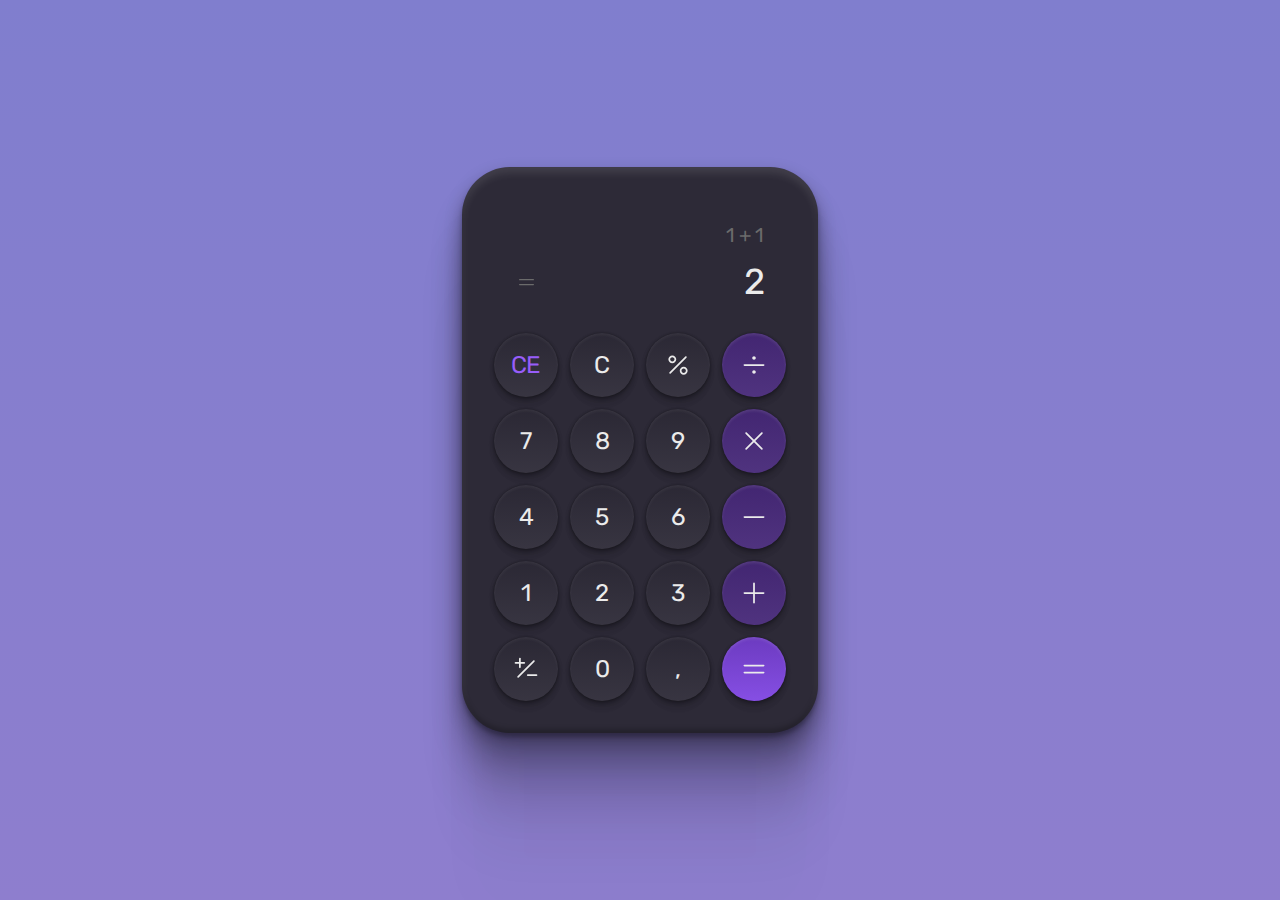
<file: 05/index.html>
<!DOCTYPE html>
<html lang="pt-br">
  <head>
    <link rel="preconnect" href="https://fonts.googleapis.com" />
    <link rel="preconnect" href="https://fonts.gstatic.com" crossorigin />
    <link
      href="https://fonts.googleapis.com/css2?family=Rubik&display=swap"
      rel="stylesheet"
    />

    <meta charset="UTF-8" />
    <meta http-equiv="X-UA-Compatible" content="IE=edge" />
    <meta name="viewport" content="width=device-width, initial-scale=1.0" />
    <title>Calculadora</title>
    <link rel="stylesheet" href="style.css" />
  </head>
  <body>
    <div id="calculator">
      <div id="display">
        <div id="last-calc">1 + 1</div>
        <div id="result">
          <img src="./assets/equals.svg" alt="sinal de igual" />
          <span>2</span>
        </div>
      </div>
      <div id="keyboard">
        <button class="secondary">CE</button>
        <button>C</button>
        <button>
          <img src="./assets/percent.svg" alt="Percent" />
        </button>
        <button class="tertiary">
          <img src="./assets/divide.svg" alt="Divide" />
        </button>
        <button>7</button>
        <button>8</button>
        <button>9</button>
        <button class="tertiary">
          <img src="./assets/x.svg" alt="Multiplication" />
        </button>
        <button>4</button>
        <button>5</button>
        <button>6</button>
        <button class="tertiary">
          <img src="./assets/minus.svg" alt="Minus" />
        </button>
        <button>1</button>
        <button>2</button>
        <button>3</button>
        <button class="tertiary">
          <img src="./assets/plus.svg" alt="Plus" />
        </button>
        <button>
          <img src="./assets/plusminus.svg" alt="PlusMinus" />
        </button>
        <button>0</button>
        <button>,</button>
        <button class="quartiary">
          <img src="./assets/result.svg" alt="Equals" />
        </button>
      </div>
    </div>
  </body>
</html>
</file>
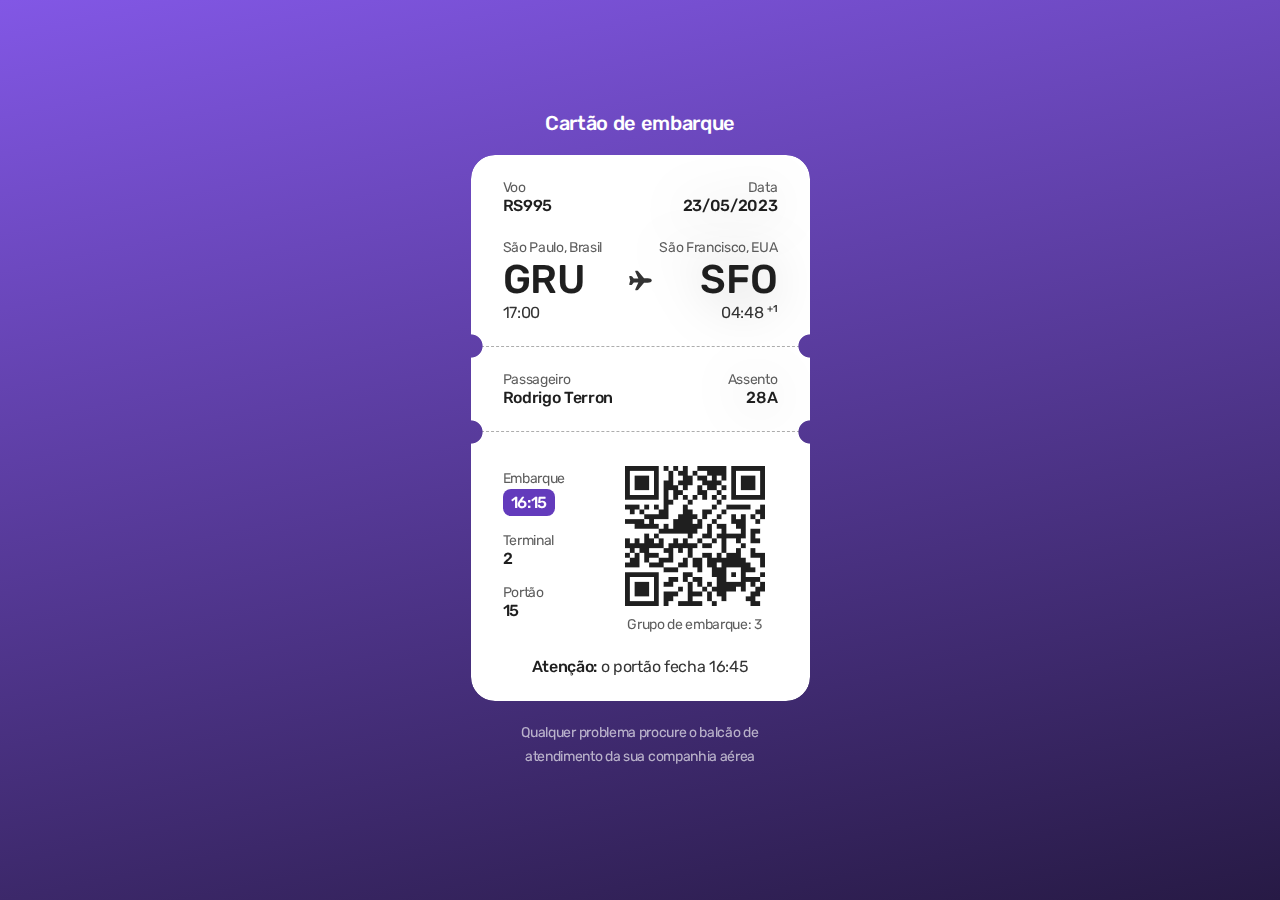
<file: 06/index.html>
<!DOCTYPE html>
<html lang="en">
  <head>
    <link rel="preconnect" href="https://fonts.googleapis.com" />
    <link rel="preconnect" href="https://fonts.gstatic.com" crossorigin />
    <link
      href="https://fonts.googleapis.com/css2?family=Rubik:wght@400;500&display=swap"
      rel="stylesheet"
    />

    <meta charset="UTF-8" />
    <meta http-equiv="X-UA-Compatible" content="IE=edge" />
    <meta name="viewport" content="width=device-width, initial-scale=1.0" />
    <title>Document</title>
    <link rel="stylesheet" href="./style.css" />
  </head>
  <body>
    <div id="boarding-pass">
      <h1>Cartão de embarque</h1>
      <main id="ticket">
        <section class="top grid">
          <div class="flight grid column">
            <div class="number">
              <p>Voo</p>
              <strong>RS995</strong>
            </div>
            <div class="date text-right">
              <p>Data</p>
              <strong>23/05/2023</strong>
            </div>
          </div>
          <div class="grid column">
            <div class="departure grid">
              <p>São Paulo, Brasil</p>
              <strong>GRU</strong>
              <time>17:00</time>
            </div>
            <div class="airplane grid">
              <img src="./assets/ion_airplane.svg" alt="ícone de um avião" />
            </div>
            <div class="arrival text-right grid">
              <p>São Francisco, EUA</p>
              <strong>SFO</strong>
              <time>04:48 <sup>+1</sup></time>
            </div>
          </div>
        </section>
        <section class="middle grid column">
          <div class="name">
            <p>Passageiro</p>
            <strong>Rodrigo Terron</strong>
          </div>
          <div class="seat text-right">
            <p>Assento</p>
            <strong>28A</strong>
          </div>
        </section>
        <section class="bottom">
          <div class="container grid column">
            <dl class="grid">
              <dt>
                <p>Embarque</p>
                <time>16:15</time>
              </dt>
              <dt>
                <p>Terminal</p>
                <strong>2</strong>
              </dt>
              <dt>
                <p>Portão</p>
                <strong>15</strong>
              </dt>
            </dl>

            <div class="qrcode grid">
              <img src="./assets/qr-code.png" alt="imagem de um qrcode" />
              <p>Grupo de embarque: 3</p>
            </div>
          </div>
          <p><strong>Atenção:</strong> o portão fecha 16:45</p>
        </section>
      </main>
      <footer>
        Qualquer problema procure o balcão de atendimento da sua companhia aérea
      </footer>
    </div>
  </body>
</html>
</file>
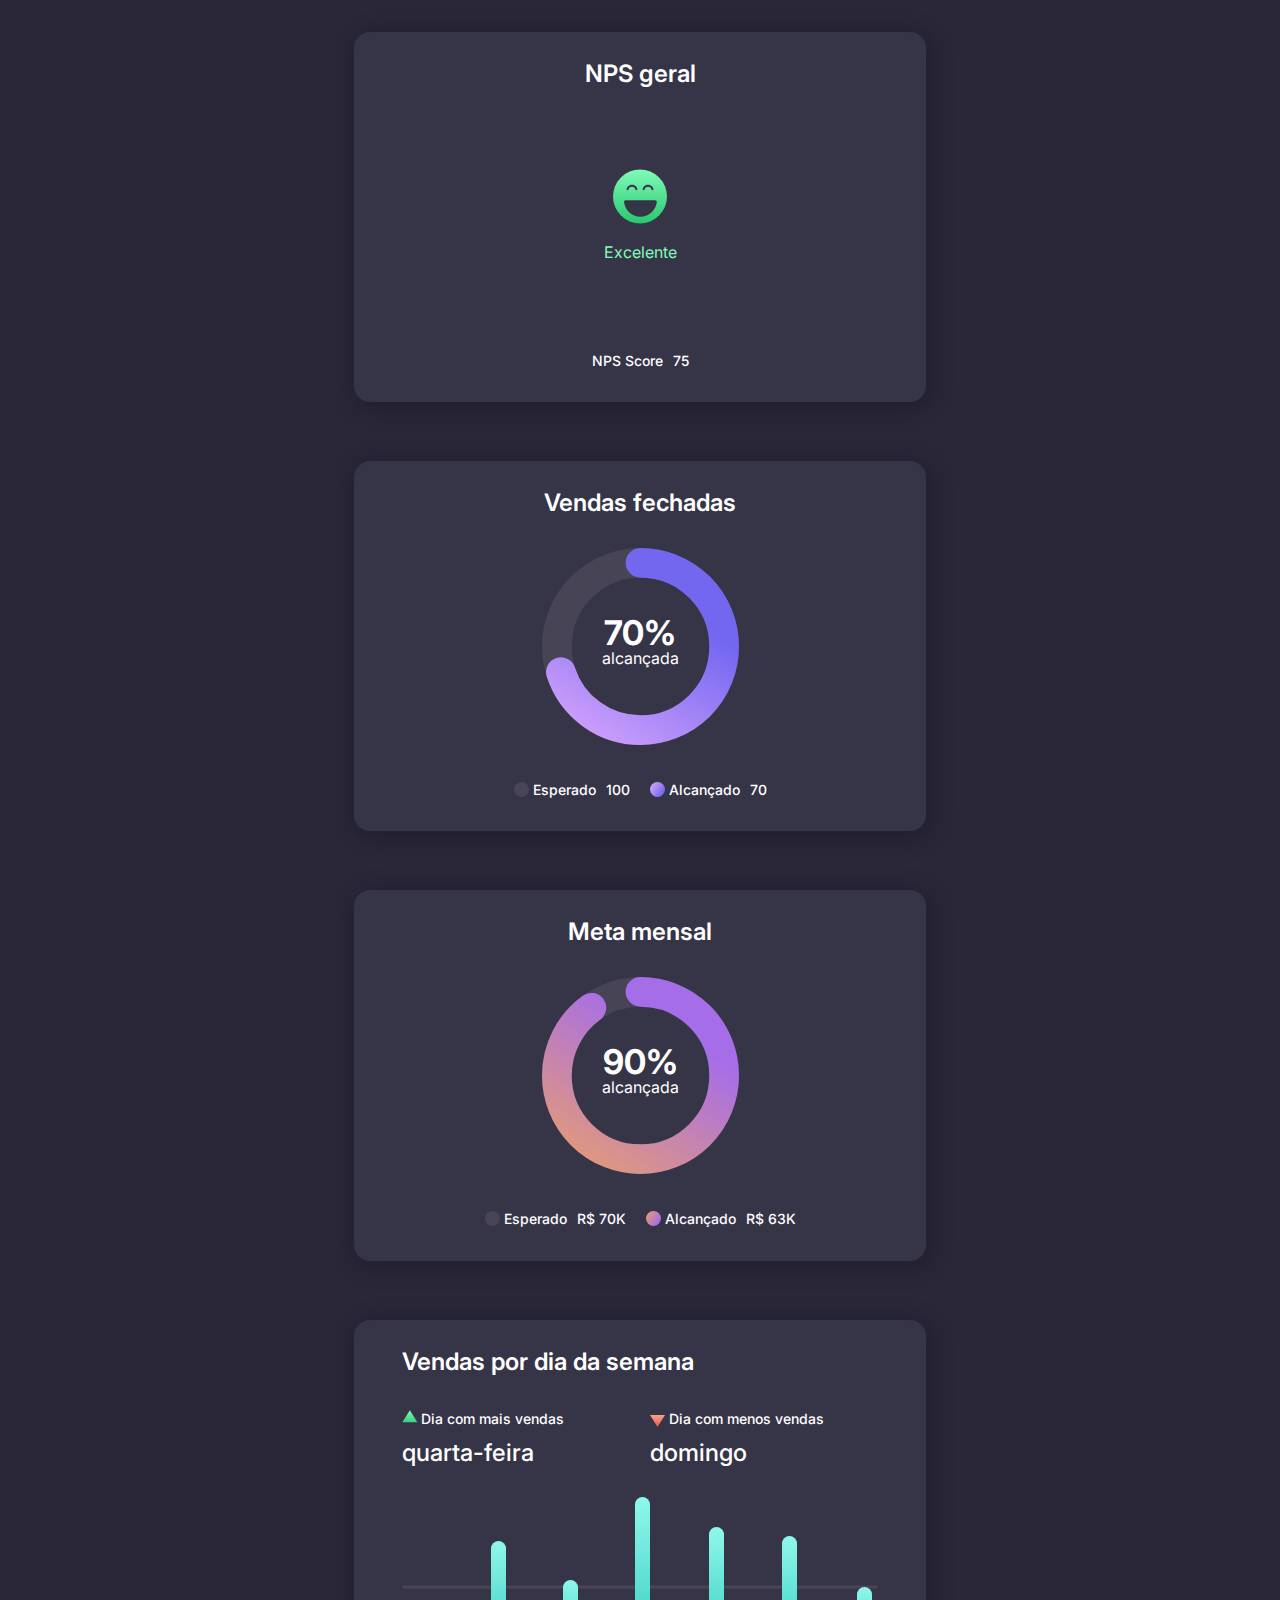
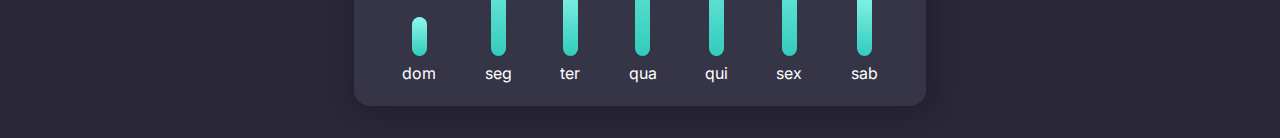
<file: 08/index.html>
<!DOCTYPE html>
<html lang="en">
  <head>
    <link rel="preconnect" href="https://fonts.googleapis.com" />
    <link rel="preconnect" href="https://fonts.gstatic.com" crossorigin />
    <link
      href="https://fonts.googleapis.com/css2?family=Inter:wght@400;500;700&display=swap"
      rel="stylesheet"
    />

    <meta charset="UTF-8" />
    <meta http-equiv="X-UA-Compatible" content="IE=edge" />
    <meta name="viewport" content="width=device-width, initial-scale=1.0" />
    <title>Document</title>
    <link rel="stylesheet" href="./style.css" />
  </head>
  <body>
    <main id="app" class="grid">
      <div class="box nps grid">
        <div class="top text-center">NPS geral</div>
        <div class="middle grid">
          <img src="./assets/smile.svg" alt="bolinha verde sorrindo" />
          Excelente
        </div>
        <div class="bottom">
          <span>NPS Score</span>
          <span>75</span>
        </div>
      </div>
      <div class="box sell grid">
        <div class="top text-center">Vendas fechadas</div>
        <div class="middle">
          <svg viewBox="0 0 232 232" style="--percentage: 70">
            <circle cx="50%" cy="50%" r="98.5" opacity="0.1" stroke="#D9D9D9" />
            <circle
              cx="50%"
              cy="50%"
              r="98.5"
              stroke="url(#paint0_linear_201_85)"
            />
            <defs>
              <linearGradient
                id="paint0_linear_201_85"
                x1="-9"
                y1="82"
                x2="145"
                y2="178"
                gradientUnits="userSpaceOnUse"
              >
                <stop stop-color="#CE9FFC" />
                <stop offset="1" stop-color="#7367F0" />
              </linearGradient>
            </defs>
          </svg>

          <div class="content">
            <h3>70%</h3>
            <p>alcançada</p>
          </div>
        </div>
        <div class="bottom">
          <div class="item">
            <span>Esperado</span>
            <span>100</span>
          </div>
          <div class="item">
            <span
              style="
                --bg-color: linear-gradient(
                  121.94deg,
                  #ce9ffc 15.98%,
                  #7367f0 82.85%
                );
              "
            >
              Alcançado</span
            >
            <span>70</span>
          </div>
        </div>
      </div>
      <div class="box target grid">
        <div class="top text-center">Meta mensal</div>
        <div class="middle">
          <svg viewBox="0 0 232 232" style="--percentage: 90">
            <circle cx="50%" cy="50%" r="98.5" opacity="0.1" stroke="#D9D9D9" />
            <circle
              cx="50%"
              cy="50%"
              r="98.5"
              stroke="url(#paint0_linear_201_104)"
            />
            <defs>
              <linearGradient
                id="paint0_linear_201_104"
                x1="0.5"
                y1="82"
                x2="154.842"
                y2="178.702"
                gradientUnits="userSpaceOnUse"
              >
                <stop stop-color="#DF9780" />
                <stop offset="1" stop-color="#A66DE9" />
              </linearGradient>
            </defs>
          </svg>

          <div class="content">
            <h3>90%</h3>
            <p>alcançada</p>
          </div>
        </div>
        <div class="bottom">
          <div class="item">
            <span>Esperado</span>
            <span>R$ 70K</span>
          </div>
          <div class="item">
            <span
              style="
                --bg-color: linear-gradient(
                  121.94deg,
                  #df9780 15.98%,
                  #a66de9 82.85%
                );
              "
              >Alcançado</span
            >
            <span>R$ 63K</span>
          </div>
        </div>
      </div>
      <div class="box weekly-sell grid">
        <div class="top">Vendas por dia da semana</div>

        <div class="wrapper">
          <div class="left grid">
            <div class="most-sell grid">
              <span>Dia com mais vendas</span>
              quarta-feira
            </div>
            <div class="less-sell grid">
              <span>Dia com menos vendas</span>
              domingo
            </div>
          </div>
          <div class="right">
            <div class="bars">
              <div class="bar-wrapper">
                <div class="bar" style="--height: 3.9rem"></div>
                <span>dom</span>
              </div>
              <div class="bar-wrapper">
                <div class="bar" style="--height: 11.5rem"></div>
                <span>seg</span>
              </div>
              <div class="bar-wrapper">
                <div class="bar" style="--height: 7.6rem"></div>
                <span>ter</span>
              </div>
              <div class="bar-wrapper">
                <div class="bar" style="--height: 15.9rem"></div>
                <span>qua</span>
              </div>
              <div class="bar-wrapper">
                <div class="bar" style="--height: 12.9rem"></div>
                <span>qui</span>
              </div>
              <div class="bar-wrapper">
                <div class="bar" style="--height: 12rem"></div>
                <span>sex</span>
              </div>
              <div class="bar-wrapper">
                <div class="bar" style="--height: 6.9rem"></div>
                <span>sab</span>
              </div>
            </div>
          </div>
        </div>
      </div>
    </main>
  </body>
</html>
</file>
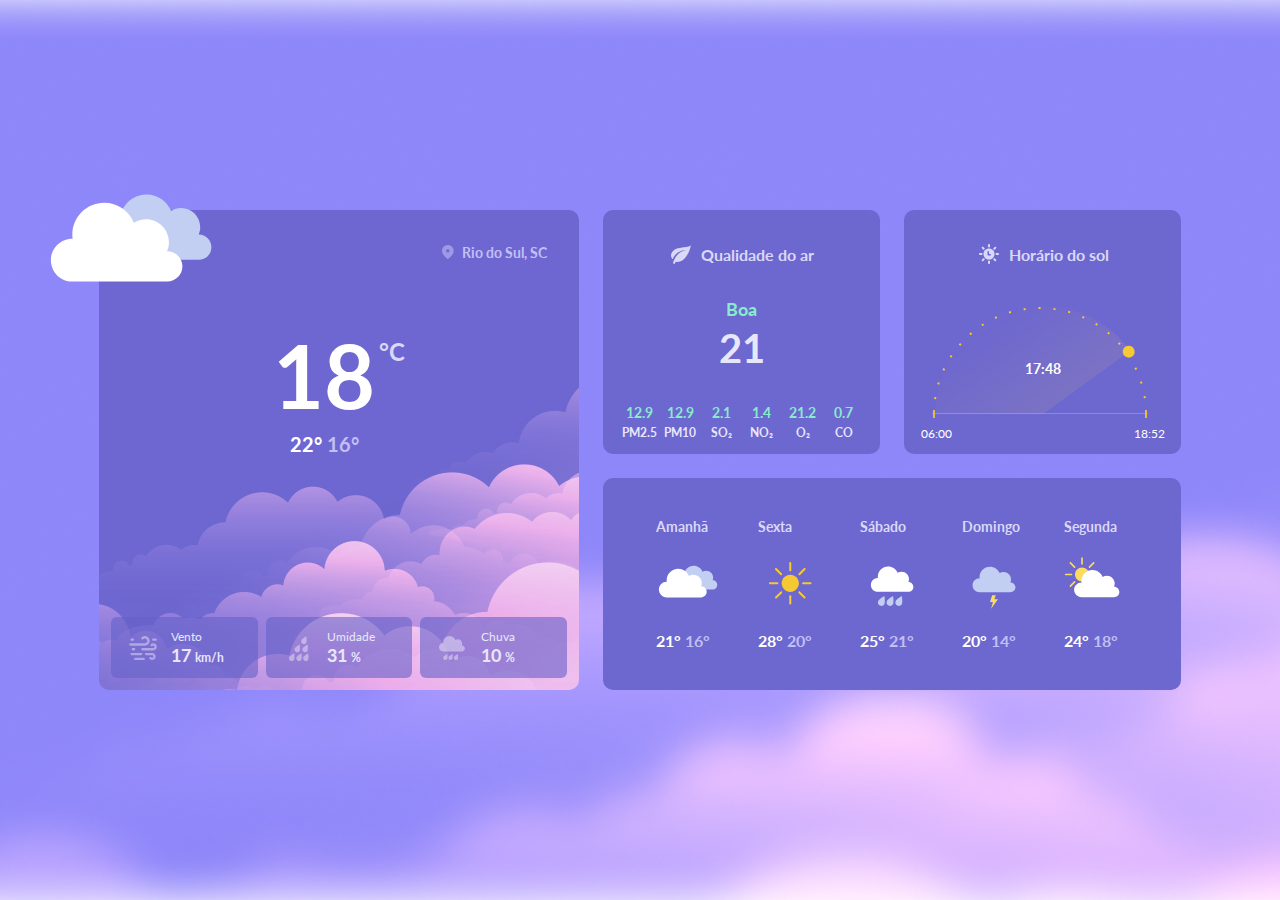
<file: 10/index.html>
<!DOCTYPE html>
<html lang="pt-br">
  <head>
 <link rel="preconnect" href="https://fonts.googleapis.com">
<link rel="preconnect" href="https://fonts.gstatic.com" crossorigin>
<link href="https://fonts.googleapis.com/css2?family=Lato:wght@400;700&display=swap" rel="stylesheet">

    <meta charset="UTF-8" />
    <meta http-equiv="X-UA-Compatible" content="IE=edge" />
    <meta name="viewport" content="width=device-width, initial-scale=1.0" />
    <title>Página de clima</title>
    <link rel="stylesheet" href="./style.css">
  </head>
  <body>
    <main>
      <section class="temperature-now">
        <div class="location">
          <img src="./assets/pin.svg" alt="icone de localizacao">
          <strong>Rio do Sul, SC</strong>
        </div>
        <div class="temp">
          <div class="number">
            18
            <div class="maxmin">
              22°
              <span>16° </span>
            </div>
          </div>
          <div class="celsius">°C</div>
        </div>
        <div class="statistics">
          <div class="stats">
            <img src="./assets/temp-wind.svg" alt="icono de vento">
            <div class="info">
              <p>Vento</p>
              <h5>17 <span>km/h</span></h5>
            </div>
          </div>
          <div class="stats">
            <img src="./assets/temp-humidity.svg" alt="icono de umidade">
            <div class="info">
              <p>Umidade</p>
              <h5>31 <span>%</span></h5>
            </div>
          </div>
          <div class="stats">
            <img src="./assets/temp-rain.svg" alt="icono de chuva">
            <div class="info">
              <p>Chuva</p>
              <h5>10 <span>%</span></h5>
            </div>
          </div>
        </div>
      </section>

      <section class="air-quality">
        <h2 class="title">
          <img src="./assets/leaf.svg" alt="icone de folha de árvore">
          Qualidade do ar
        </h2>

        <p class="good">Boa</p>
        <p class="number">21</p>

        <div class="info">
          <div class="number">
            <p>12.9</p>
            <small>PM2.5</small>
          </div>
          <div class="number">
            <p>12.9</p>
            <small>PM10</small>
          </div>
          <div class="number">
            <p>2.1</p>
            <small>SO₂</small>
          </div>
          <div class="number">
            <p>1.4</p>
            <small>NO₂</small>
          </div>
          <div class="number">
            <p>21.2</p>
            <small>O₂</small>
          </div>
          <div class="number">
            <p>0.7</p>
            <small>CO</small>
          </div>
        </div>
      </section>

      <section class="sun-time">
        <h2 class="title">
          <img src="./assets/sun-time.svg" alt="icono do sol">
          Horário do sol
        </h2>
        <div class="sun-chart-wrapper">
          <div class="sun-chart">
            <div class="chart">
              <img src="./assets/sun-chart.svg" alt="imagem de um gráfico semi circulo com traços">
            </div>
            <time class="now">17:48</time>
          </div>
        </div>
        <div class="time">
          <time class="sunrise">06:00</time>
          <time class="sunset">18:52</time>
        </div>
      </section>

      <section class="week-weather">
        <div class="day">
          <h4 class="title">Amanhã</h4>
          <img src="./assets/weather-clouds.svg" alt="imagem de duas nuvens">
          <p class="maxmin">21° <span>16°</span></p>
        </div>

         <div class="day">
          <h4 class="title">Sexta</h4>
          <img src="./assets/weather-sun.svg" alt="imagem do sol">
          <p class="maxmin">28° <span>20°</span></p>
        </div>

        <div class="day">
          <h4 class="title">Sábado</h4>
          <img src="./assets/weather-rain.svg" alt="imagem de nuvem com chuva">
          <p class="maxmin">25° <span>21°</span></p>
        </div>

        <div class="day">
          <h4 class="title">Domingo</h4>
          <img src="./assets/weather-thunder.svg" alt="imagem de nuvem com raio">
          <p class="maxmin">20° <span>14°</span></p>
        </div>

        <div class="day">
          <h4 class="title">Segunda</h4>
          <img src="./assets/weather-cloudy.svg" alt="imagem de nuvem com sol">
          <p class="maxmin">24° <span>18°</span></p>
        </div>
      </section>
    </main>
  </body>
</html>
</file>
<file: 05/style.css>
* {
  margin: 0;
  padding: 0;
  box-sizing: border-box;
  -webkit-font-smoothing: antialiased;
  -moz-osx-font-smoothing: grayscale;
}

body {
  height: 100vh;
  width: 100vw;
  background: linear-gradient(180deg, #807ece 0%, #8e7ece 100%);

  display: grid;
  place-content: center;
}

body * {
  font-family: "Rubik";
  letter-spacing: -0.02em;
}

#calculator {
  background: #2d2a37;

  box-shadow: 0px 4px 4px rgba(0, 0, 0, 0.25),
    0px 188px 52px rgba(0, 0, 0, 0.01), 0px 120px 48px rgba(0, 0, 0, 0.04),
    0px 68px 41px rgba(0, 0, 0, 0.15), 0px 30px 30px rgba(0, 0, 0, 0.26),
    0px 8px 17px rgba(0, 0, 0, 0.29), inset 0px 6px 8px rgba(255, 255, 255, 0.1),
    inset 0px -4px 5px rgba(0, 0, 0, 0.22);

  border-radius: 48px;
}

#display {
  margin-top: 54px;
  padding-inline: 54px;
}

#last-calc {
  text-align: right;
  font-size: 20px;
  line-height: 140%;
  color: #6b6b6b;
}

#result {
  margin-top: 8px;
  display: flex;
  justify-content: space-between;
}

#result span {
  font-size: 36px;
  line-height: 140%;
  color: #ebebeb;
}

#keyboard {
  padding: 26px 32px 32px;

  display: grid;
  grid-template-columns: repeat(4, 1fr);
  gap: 12px;
}

button {
  border: 0;
  width: 64px;
  height: 64px;

  background: linear-gradient(
      180deg,
      rgba(0, 0, 0, 0.05) 0%,
      rgba(255, 255, 255, 0.05) 100%
    ),
    #2d2a37;

  box-shadow: 0px 11px 7px rgba(0, 0, 0, 0.01), 0px 7px 7px rgba(0, 0, 0, 0.04),
    0px 4px 6px rgba(0, 0, 0, 0.1), 0px 2px 4px rgba(0, 0, 0, 0.26),
    0px 0px 2px rgba(0, 0, 0, 0.29), inset 0px 2px 3px rgba(255, 255, 255, 0.06);

  border-radius: 999px;

  font-size: 24px;
  line-height: 28px;
  color: #ebebeb;

  display: flex;
  align-items: center;
  justify-content: center;
}

.secondary {
  color: #975dfa;
}

.tertiary {
  background: linear-gradient(
      180deg,
      rgba(0, 0, 0, 0.05) 0.01%,
      rgba(255, 255, 255, 0.05) 100%
    ),
    #462878;
  box-shadow: 0px 11px 7px rgba(0, 0, 0, 0.01), 0px 7px 7px rgba(0, 0, 0, 0.04),
    0px 4px 6px rgba(0, 0, 0, 0.1), 0px 2px 4px rgba(0, 0, 0, 0.26),
    0px 0px 2px rgba(0, 0, 0, 0.29), inset 0px 2px 3px rgba(255, 255, 255, 0.1);
}

.quartiary {
  background: linear-gradient(180deg, rgba(0, 0, 0, 0.15) 0%, rgba(255, 255, 255, 0.05) 100%), #7F45E2;
box-shadow: 0px 11px 7px rgba(0, 0, 0, 0.01), 0px 7px 7px rgba(0, 0, 0, 0.04), 0px 4px 6px rgba(0, 0, 0, 0.1), 0px 2px 4px rgba(0, 0, 0, 0.26), 0px 0px 2px rgba(0, 0, 0, 0.29), inset 0px 2px 3px rgba(255, 255, 255, 0.1);
}
</file>
<file: 06/style.css>
* {
  margin: 0;
  padding: 0;
  box-sizing: border-box;
  -webkit-font-smoothing: antialiased;
  -moz-osx-font-smoothing: grayscale;
}

:root {
  font-size: 62.5%;
}

body {
  font-size: 1.6rem;
  font-family: "Rubik", sans-serif;
  letter-spacing: -0.02em;

  background: linear-gradient(167.96deg, #8257e5 0%, #271a45 100%) no-repeat
    fixed;

  height: 100vh;
  display: grid;
  place-content: center;
}

.grid {
  display: grid;
}

.column {
  grid-auto-flow: column;
}

.text-right {
  filter: drop-shadow(0px 4px 24px rgba(0, 0, 0, 0.25));
  text-align: right;
}

h1,
strong {
  font-weight: 500;
}

h1 {
  font-size: 2rem;
  line-height: 2.4rem;
  color: white;
  text-align: center;
}

p {
  color: rgba(0, 0, 0, 0.64);
  font-size: 1.4rem;
  line-height: 1.7rem;
}

strong {
  font-size: 1.6rem;
  line-height: 1.9rem;
  color: rgba(0, 0, 0, 0.88);
}

section {
  padding: 2.4rem 3.2rem;

  background-color: white;
  -webkit-mask: var(--mask);
  mask: var(--mask);

  box-shadow: 0px 4px 24px rgba(0, 0, 0, 0.25);
}

#boarding-pass {
  margin: auto;
}

#ticket {
  margin-top: 2rem;
}

.top {
  border-radius: 2.4rem 2.4rem 0 0;
  gap: 2.4rem;

  --mask: radial-gradient(1.2rem at 1.2rem bottom, #0000 93%, black) -1.2rem;
  -webkit-mask-repeat: repeat-x;
  mask-repeat: repeat-x;
}

.departure,
.arrival {
  width: 12.5rem;
}

.departure strong,
.arrival strong {
  font-size: 4rem;
  line-height: 4.7rem;
}

.airplane {
  align-self: center;
}

.top time {
  color: rgba(0, 0, 0, 0.8);
}

.top time sup {
  font-weight: 500;
  font-size: 1rem;
  line-height: 1.2rem;
}

.middle {
  border: 1px dashed rgba(0, 0, 0, 0.32);
  border-left: 0;
  border-right: 0;

  --mask: radial-gradient(1.2rem at 1.2rem 1.2rem, #0000 93%, black) -1.2rem -1.2rem;
}

.bottom {
  border-radius: 0 0 2.4rem 2.4rem;

  --mask: radial-gradient(1.2rem at 1.2rem top, #0000 93%, black) -1.2rem;
  -webkit-mask-repeat: repeat-x;
  mask-repeat: repeat-x;
}

.bottom .container {
  align-items: center;
  gap: 0.8rem;
}

dl.grid {
  gap: 1.6rem;
  min-width: 9.5rem;
}

dt time {
  color: white;
  font-weight: 500;
  font-size: 1.6rem;
  line-height: 1.9rem;
  background: #633bbc;
  border-radius: 0.8rem;
  padding: 0.4rem 0.8rem;
  display: inline-block;
  margin-top: 0.2rem;
}

.bottom > p {
  text-align: center;
  margin-top: 2.4rem;
  font-size: 1.6rem;
  line-height: 2rem;
  color: rgba(0, 0, 0, 0.8);
}

.qrcode.grid {
  justify-items: center;
}

footer {
  font-size: 1.4rem;
  line-height: 2.4rem;
  color: white;
  opacity: 0.64;
  width: 27rem;
  text-align: center;
  margin: 2rem auto;
}
</file>
<file: 08/style.css>
* {
  margin: 0;
  padding: 0;
  box-sizing: border-box;
  -webkit-font-smoothing: antialiased;
  -moz-osx-font-smoothing: grayscale;
}

:root {
  font-size: 62.5%;
}

body {
  font-size: 1.6rem;
  font-family: "Inter";
  background: #292738;
}

.grid {
  display: grid;
}

.text-center {
  text-align: center;
}

.box {
  padding: 2.9rem 4.8rem;

  background: #363447;
  box-shadow: 0.3rem 0.4rem 2.6rem rgba(0, 0, 0, 0.25);
  border-radius: 1.6rem;
  color: white;
  line-height: 160%;

  gap: 3.2rem;
}

#app {
  column-gap: 3.2rem;
  row-gap: 5.9rem;

  width: fit-content;
  min-height: 100vh;
  height: fit-content;

  margin: auto;

  place-content: center;
  padding: 3.2rem;
}

.top {
  font-weight: 600;
  font-size: 2.4rem;
}

.middle {
  display: grid;
  place-content: center;
  position: relative;
}

.middle .content {
  position: absolute;
  top: 50%;
  left: 50%;
  transform: translate(-50%, -50%);
  text-align: center;
}

.content h3 {
  font-size: 3.4rem;
}

.bottom {
  display: flex;
  gap: 2rem;
  justify-content: center;
  margin-top: auto;
  font-weight: 500;
  font-size: 1.4rem;
}

.bottom .item {
  display: flex;
  align-items: center;
  gap: 1rem;
}

.bottom .item span:nth-child(1) {
  display: flex;
  align-items: center;
  gap: 0.4rem;
}

.bottom .item span {
  --bg-color: #4a4556;
}

.bottom .item span:nth-child(1)::before {
  content: "";
  width: 1.5rem;
  height: 1.5rem;
  display: block;
  background: var(--bg-color);
  border-radius: 99.9rem;
}

.nps {
  gap: 3.2rem;
}

.nps .middle {
  height: 19.7rem;
  place-content: center;
  justify-items: center;
  gap: 1.6rem;
  color: #81fbb8;
}

.nps .bottom {
  gap: 1rem;
}

svg {
  --percentage: 0;
  width: 19.7rem;
  height: 19.7rem;
  transform: rotate(-90deg);
}

svg circle {
  stroke-dasharray: 618;
  stroke-dashoffset: 618;
  stroke-width: 35;
  fill: none;
}

svg circle:nth-child(1) {
  stroke-dashoffset: 0;
}

svg circle:nth-child(2) {
  stroke-dashoffset: calc(618 - (618 * var(--percentage)) / 100);
  stroke-linecap: round;

  animation: progress 1s ease-in-out;
}

@keyframes progress {
  0% {
    stroke-dasharray: 618;
    stroke-dashoffset: 618;
  }
}

.weekly-sell {
  gap: 3.2rem;
}

.weekly-sell .wrapper {
  display: flex;
  flex-direction: column;
  gap: 3.2rem;
}

.weekly-sell .left {
  gap: 3.2rem;
  grid-auto-flow: column;
}

.weekly-sell .left,
.weekly-sell .right {
  flex: 1;
}

.left .grid {
  gap: 0.8rem;
  font-weight: 500;
  font-size: 2.4rem;
}

.left .grid span {
  font-size: 1.4rem;
  align-items: centetr;
  display: flex;
  gap: 0.4rem;
}

.left .grid span::before {
  content: "";
  width: 1.5rem;
  height: 1.5rem;
  display: block;
  clip-path: polygon(50% 0%, 0% 80%, 100% 80%);
}

.left .most-sell span::before {
  background: linear-gradient(180deg, #81fbb8 0%, #28c76f 100%);
  margin-top: 0.4rem;
}

.left .less-sell span::before {
  background: linear-gradient(180deg, #ea5455 0%, #feb692 100%);
  transform: matrix(1, 0, 0, -1, 0, 0);
  margin-top: 0.6rem;
}

.bars {
  display: flex;
  gap: calc(3vw + 1rem);
  align-items: flex-end;
  position: relative;
}

.bars::before {
  content: "";
  display: block;
  height: 0.3rem;
  width: 100%;
  background: #4a4556;
  border-radius: 99.9rem;
  position: absolute;
  top: 50%;
  transform: translateY(-50%);
  z-index: 0;
}

.bar-wrapper {
  display: grid;
  grid-template-rows: 15.9rem 1.6rem;
  justify-items: center;
  gap: 0.5rem;
  z-index: 1;
}

.bar {
  width: 1.5rem;
  background: linear-gradient(180deg, #90f7ec 0%, #32ccbc 100%);
  border-radius: 99.9rem;

  height: var(--height);
  align-self: end;

  animation: up 1.4s;
}

@keyframes up {
  0% {
    height: 0;
  }
}

@media (min-width: 120rem) {
  #app {
    grid-template-columns: 29.6rem max-content max-content;
    grid-template-rows: max-content;
  }

  .box:nth-child(4) {
    grid-column: 1/4;
  }

  .weekly-sell .wrapper {
    flex-direction: row;
  }

  .weekly-sell .left {
    grid-auto-flow: initial;
  }

  .bars {
    gap: 5.9rem;
  }
}
</file>
<file: 10/style.css>
* {
  margin: 0;
  padding: 0;
  box-sizing: border-box;
  -webkit-font-smoothing: antialiased;
  -moz-osx-font-smoothing: grayscale;
}

:root {
  font-size: 62.5%;
  font-family: "Lato", sans-serif;
}

body {
  font-size: 1.6rem;
}

main {
  background: url(./assets/bg.jpg) no-repeat center/cover;

  min-height: 100vh;

  display: grid;
  place-content: center;

  padding: 6.4rem;
  gap: 2.4rem;
}

section {
  background: #6d67d0;
  backdrop-filter: blur(1rem);
  border-radius: 1rem;
}

.temperature-now {
  background: url(./assets/bg-temp-now.jpeg);
  position: relative;

  display: grid;
  grid-template-rows: max-content 1fr max-content;
}

.temperature-now::before {
  content: "";
  width: 17.6rem;
  height: 17.6rem;

  background: url(./assets/clouds.svg) no-repeat;

  position: absolute;
  top: -5.6rem;
  left: -5.6rem;
}

.location {
  justify-self: end;

  padding: 3.2rem 3.2rem 0;

  display: flex;
  align-items: center;
  gap: 0.4rem;
}

.location strong {
  font-size: 1.4rem;
  color: #c2bff4;
}

.temp {
  margin: 6rem;

  font-weight: 700;

  display: flex;
  justify-content: center;
  gap: 0.4rem;
}

.temp .number {
  text-align: center;
  font-size: 8.8rem;
  color: #ffffff;

  display: flex;
  flex-direction: column;
  gap: 0.4rem;
}

.temp .number .maxmin {
  font-size: 2rem;
}

.temp .number .maxmin span {
  color: #c2bff4;
}

.celsius {
  font-size: 2.4rem;
  color: #dad8f7;

  margin-top: 1.5rem;
}

.statistics {
  padding: 1.2rem;

  display: flex;
  gap: 0.8rem;
}

.stats {
  flex: 1;

  padding: 1.2rem 1.6rem;
  background: rgba(102, 96, 200, 0.6);
  border-radius: 0.6rem;

  display: flex;
  align-items: center;
  gap: 1.2rem;
}

.stats .info {
  color: #e7e6fb;
}

.stats .info h5 span,
.stats .info p {
  font-size: 1.2rem;
}

.stats .info h5 {
  font-size: 1.8rem;

  display: flex;
  align-items: baseline;
  gap: 0.4rem;
}

/* Air Quality */
.air-quality {
  font-weight: 700;

  text-align: center;
  display: grid;
}

h2.title {
  font-size: 1.6rem;
  color: #dad8f7;

  display: flex;
  align-items: center;
  justify-content: center;
  gap: 0.8rem;

  margin-top: 3.2rem;
}

.air-quality .good {
  margin-top: 3.2rem;

  font-size: 1.8rem;
  color: #87ebcd;
}

.air-quality > .number {
  margin-top: 0.4rem;
  font-size: 4rem;
  color: #e7e6fb;
}

.air-quality .info {
  display: flex;
  align-items: center;

  margin-top: 3.2rem;
  padding: 0 1.6rem 1.6rem;
}

.air-quality .info .number {
  flex: 1;
}

.air-quality .info p {
  color: #87ebcd;
  font-size: 1.4rem;
}

.air-quality .info small {
  font-size: 1.2rem;
  color: #e7e6fb;
}

/* Sun Time */
.sun-chart-wrapper {
  margin-top: 4rem;
  height: 11rem;
}

.sun-chart {
  --pos-x: 80;
  margin: auto;
  width: 21.6rem;
  height: 21.6rem;
  position: relative;
}

.sun-chart::before {
  content: "";
  width: 1.2rem;
  height: 1.2rem;
  position: absolute;
  background: #f6c833;
  border-radius: 50%;

  top: 50%;
  left: 50%;
  margin: -0.6rem;

  transform: rotate(calc(1deg * (((100 - var(--pos-x)) / -100) * 180)))
    translate(10.6rem);
}

.chart {
  width: 21.6rem;
  height: 10.8rem;
  overflow: hidden;
}

.chart::before {
  content: "";
  width: 21.6rem;
  height: 21.6rem;

  display: block;

  border-radius: 50%;

  background: linear-gradient(
    180deg,
    rgba(251, 219, 96, 0.2) 0%,
    rgba(251, 219, 96, 0) 101.89%
  );

  --mask: linear-gradient(0deg, white 50%, transparent 0%);

  mask: var(--mask);
  -webkit-mask: var(--mask);
  rotate: calc(1.8deg * var(--pos-x));
}

.chart img {
  position: absolute;
  top: 0;
  left: -1%;
}

time.now {
  position: absolute;

  top: 25%;
  left: 50%;
  transform: translate(-50%);

  color: white;
  font-size: 1.4rem;
  font-weight: 700;
}

.time {
  font-size: 1.2rem;
  color: white;

  display: flex;
  align-items: center;
  justify-content: space-between;

  margin: 1rem auto 0;
  padding: 0 1.6rem 1.6rem;
  max-width: 27.6rem;
}

/* Week Weather */
.week-weather {
  padding: 4rem;

  display: flex;
  gap: 1.3rem;
}

.day {
  flex: 1;

  display: grid;
  justify-content: center;
  gap: 1.6rem;
}

h4.title {
  font-size: 1.4rem;
  color: #dad8f7;
}

.day .maxmin {
  font-weight: 700;
  color: white;
  font-size: 1.6rem;
}

.day .maxmin span {
  color: #c2bff4;
}

@media (min-width: 1200px) {
  main {
    grid-template-columns: 48rem 27.7rem 27.7rem;
    grid-template-rows: 24.4rem 21.2rem;
  }

  .temperature-now {
    grid-row: 1/3;
  }

  .week-weather {
    grid-column: 2/4;
  }
}
</file>
